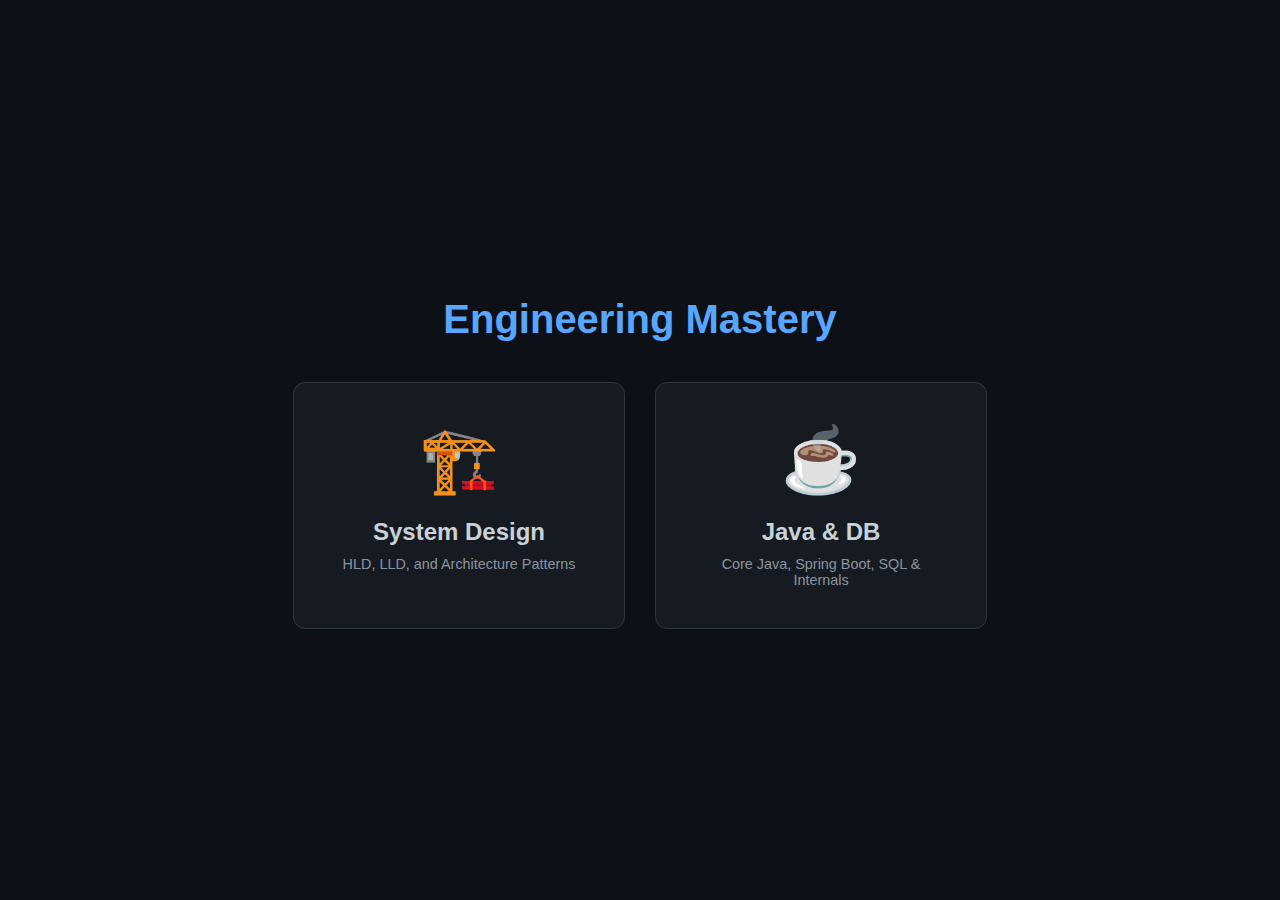
<file: index.html>
<!DOCTYPE html>
<html lang="en">
<head>
    <meta charset="UTF-8">
    <meta name="viewport" content="width=device-width, initial-scale=1.0">
    <title>Karan's Engineering Roadmap</title>
    <style>
        body {
            font-family: 'Segoe UI', Tahoma, Geneva, Verdana, sans-serif;
            background-color: #0d1117; /* GitHub Dark Dim */
            color: #c9d1d9;
            display: flex;
            flex-direction: column;
            align-items: center;
            justify-content: center;
            height: 100vh;
            margin: 0;
        }
        h1 { margin-bottom: 40px; font-size: 2.5rem; color: #58a6ff; }
        .container { display: flex; gap: 30px; flex-wrap: wrap; justify-content: center; }
        .card {
            background: #161b22;
            border: 1px solid #30363d;
            border-radius: 12px;
            padding: 40px;
            width: 250px;
            text-align: center;
            transition: transform 0.2s, border-color 0.2s;
            text-decoration: none;
            color: inherit;
        }
        .card:hover {
            transform: translateY(-5px);
            border-color: #58a6ff;
            background: #1f242c;
        }
        .icon { font-size: 4rem; margin-bottom: 20px; }
        .title { font-size: 1.5rem; font-weight: bold; margin-bottom: 10px; }
        .desc { font-size: 0.9rem; color: #8b949e; }
    </style>
</head>
<body>

    <h1>Engineering Mastery</h1>

    <div class="container">
        <a href="./system-design/index.html" class="card">
            <div class="icon">🏗️</div>
            <div class="title">System Design</div>
            <div class="desc">HLD, LLD, and Architecture Patterns</div>
        </a>

        <a href="./java-db/index.html" class="card">
            <div class="icon">☕</div>
            <div class="title">Java & DB</div>
            <div class="desc">Core Java, Spring Boot, SQL & Internals</div>
        </a>
    </div>

</body>
</html>
</file>
